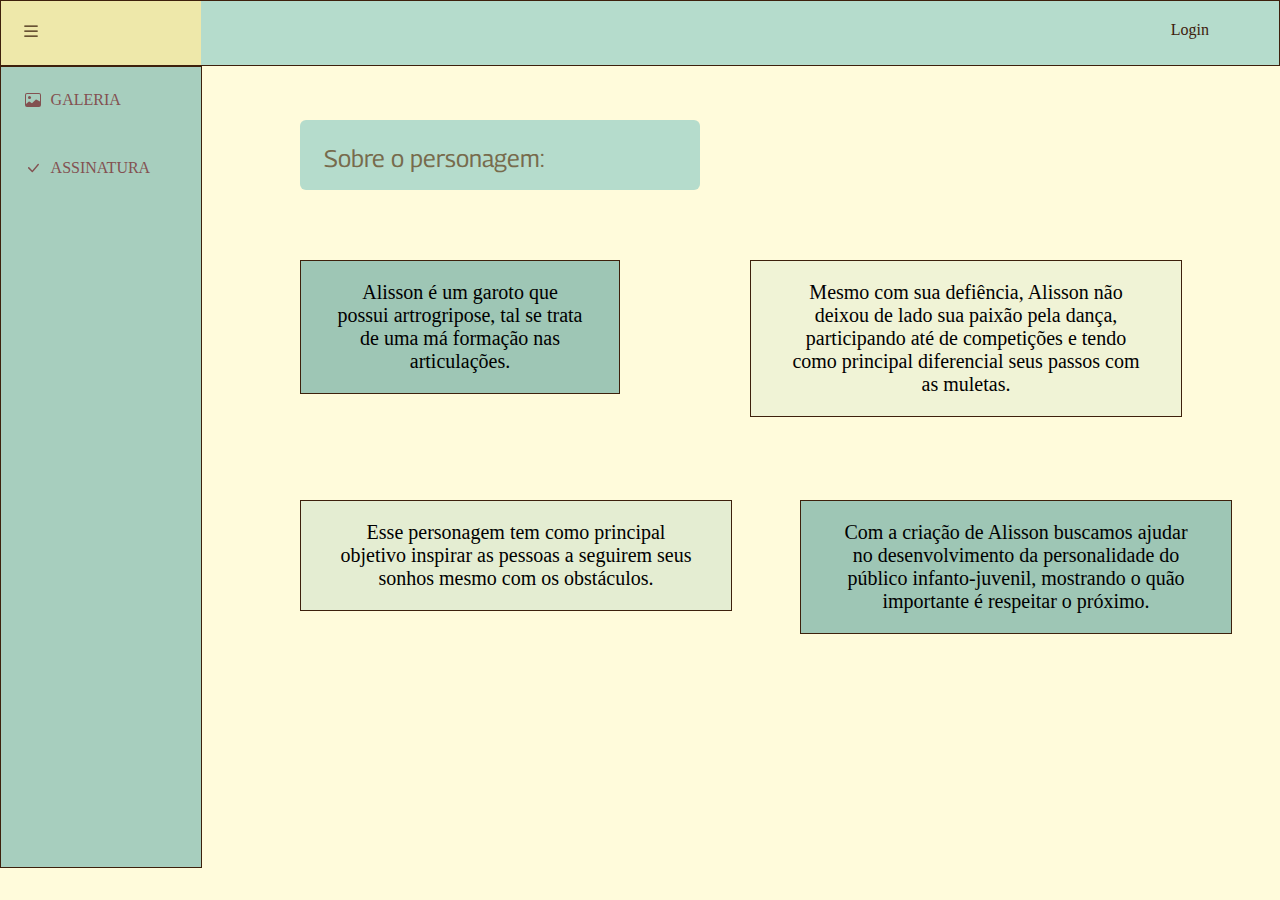
<file: Projeto integrador/index.html>
<!DOCTYPE html>
<html lang="en">

<head>
    <meta charset="UTF-8">
    <meta http-equiv="X-UA-Compatible" content="IE=edge">
    <meta name="viewport" content="width=device-width, initial-scale=1.0, maximum-scale=1.0">
    <title>Home</title>
    <link rel="stylesheet" href="./css/style.css">
    <link rel="preconnect" href="https://fonts.googleapis.com">
    <link rel="preconnect" href="https://fonts.gstatic.com" crossorigin>
    <link href="https://fonts.googleapis.com/css2?family=Actor&family=Georama&family=Inter&display=swap"
        rel="stylesheet">
</head>

<body>
    <header>
        <div class="nav">
            <div class="home"><a href="./index.html"> <svg xmlns="http://www.w3.org/2000/svg" width="20" height="20"
                        fill="currentColor" class="bi bi-list" viewBox="0 0 16 16">
                        <path fill-rule="evenodd"
                            d="M2.5 12a.5.5 0 0 1 .5-.5h10a.5.5 0 0 1 0 1H3a.5.5 0 0 1-.5-.5zm0-4a.5.5 0 0 1 .5-.5h10a.5.5 0 0 1 0 1H3a.5.5 0 0 1-.5-.5zm0-4a.5.5 0 0 1 .5-.5h10a.5.5 0 0 1 0 1H3a.5.5 0 0 1-.5-.5z" />
                    </svg>
                </a>
            </div>

            <div class="login">
                <a href="./pages/login.html">Login</a>
            </div>
        </div>
    </header>

    <div class="vertical-nav">
        <ul>
            <li>
                <a href="./pages/galeria.html">
                    <svg xmlns="http://www.w3.org/2000/svg" width="16" height="16" fill="currentColor"
                        class="bi bi-image" viewBox="0 0 16 16">
                        <path d="M6.002 5.5a1.5 1.5 0 1 1-3 0 1.5 1.5 0 0 1 3 0z" />
                        <path
                            d="M2.002 1a2 2 0 0 0-2 2v10a2 2 0 0 0 2 2h12a2 2 0 0 0 2-2V3a2 2 0 0 0-2-2h-12zm12 1a1 1 0 0 1 1 1v6.5l-3.777-1.947a.5.5 0 0 0-.577.093l-3.71 3.71-2.66-1.772a.5.5 0 0 0-.63.062L1.002 12V3a1 1 0 0 1 1-1h12z" />
                    </svg>
                    <span>GALERIA</span>
                </a>
            </li>

            <li>
                <a href="./pages/assinatura.html">
                    <svg xmlns="http://www.w3.org/2000/svg" width="16" height="16" fill="currentColor"
                        class="bi bi-check-lg" viewBox="0 0 16 16">
                        <path
                            d="M12.736 3.97a.733.733 0 0 1 1.047 0c.286.289.29.756.01 1.05L7.88 12.01a.733.733 0 0 1-1.065.02L3.217 8.384a.757.757 0 0 1 0-1.06.733.733 0 0 1 1.047 0l3.052 3.093 5.4-6.425a.247.247 0 0 1 .02-.022Z" />
                    </svg>
                    <span>ASSINATURA</span>
                </a>
            </li>
        </ul>
    </div>



    <div class="container">
        <h2 class="title">Sobre o personagem:</h2>
    </div>


    <div class="box">
        <div class="card">
            <p>Alisson é um garoto que possui artrogripose, tal se trata de uma má formação nas articulações.</p>
        </div>
    </div>

    <div class="box-a">
        <div class="card-a">
            <p>Mesmo com sua defiência, Alisson não deixou
                de lado sua paixão pela dança, participando até de competições e tendo como principal diferencial seus
                passos com as muletas.</p>
        </div>
    </div>

    <div class="box-b">
        <div class="card-b">
            <p>Esse personagem tem como principal objetivo inspirar as pessoas a seguirem seus sonhos mesmo com os
                obstáculos.</p>
        </div>
    </div>

    <div class="box-c">
        <div class="card-c">
            <p>Com a criação de Alisson buscamos ajudar no desenvolvimento da personalidade do público infanto-juvenil,
                mostrando o quão importante é respeitar o próximo.</p>
        </div>
    </div>
</body>

</html>
</file>
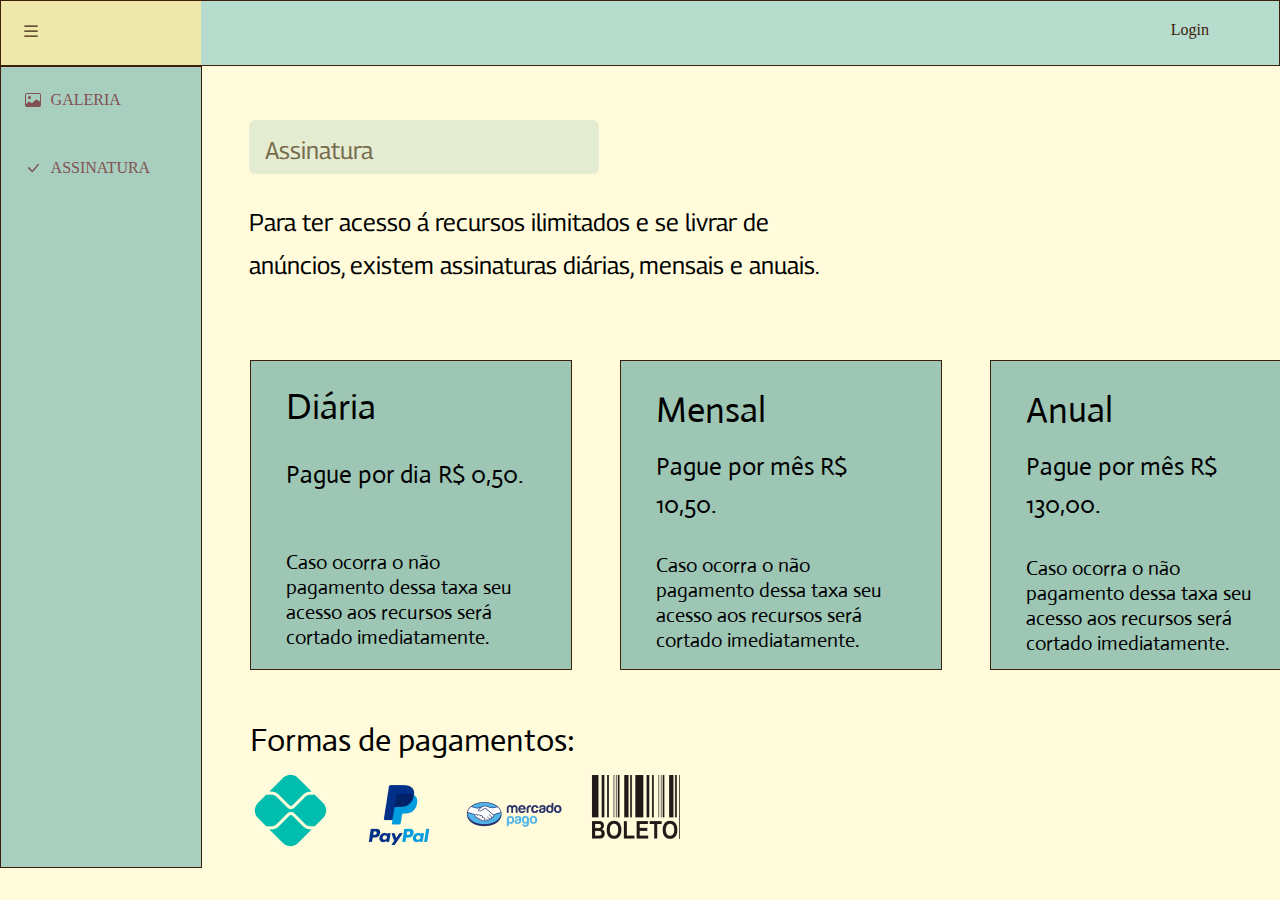
<file: Projeto integrador/pages/assinatura.html>
<!DOCTYPE html>
<html lang="en">
<head>
    <meta charset="UTF-8">
    <meta http-equiv="X-UA-Compatible" content="IE=edge">
    <meta name="viewport" content="width=device-width, initial-scale=1.0">
    <title>Assinatura</title>
    <link rel="stylesheet" href="../css/style.css">
    <link rel="preconnect" href="https://fonts.googleapis.com">
    <link rel="preconnect" href="https://fonts.gstatic.com" crossorigin>
    <link href="https://fonts.googleapis.com/css2?family=Actor&family=Georama&family=Inter&display=swap"
        rel="stylesheet">
</head>
<body>
    <header>
        <div class="nav">
            <div class="home"><a href="../index.html"> <svg xmlns="http://www.w3.org/2000/svg" width="20" height="20" fill="currentColor" class="bi bi-list" viewBox="0 0 16 16">
                <path fill-rule="evenodd" d="M2.5 12a.5.5 0 0 1 .5-.5h10a.5.5 0 0 1 0 1H3a.5.5 0 0 1-.5-.5zm0-4a.5.5 0 0 1 .5-.5h10a.5.5 0 0 1 0 1H3a.5.5 0 0 1-.5-.5zm0-4a.5.5 0 0 1 .5-.5h10a.5.5 0 0 1 0 1H3a.5.5 0 0 1-.5-.5z"/>
              </svg>
            </a>
        </div>

            <div class="login">
                <a href="./login.html">Login</a>
            </div>
        </div>
    </header>

    <div class="vertical-nav">
        <ul>
            <li>
                <a href="./galeria.html">
                    <svg xmlns="http://www.w3.org/2000/svg" width="16" height="16" fill="currentColor" class="bi bi-image" viewBox="0 0 16 16">
                        <path d="M6.002 5.5a1.5 1.5 0 1 1-3 0 1.5 1.5 0 0 1 3 0z"/>
                        <path d="M2.002 1a2 2 0 0 0-2 2v10a2 2 0 0 0 2 2h12a2 2 0 0 0 2-2V3a2 2 0 0 0-2-2h-12zm12 1a1 1 0 0 1 1 1v6.5l-3.777-1.947a.5.5 0 0 0-.577.093l-3.71 3.71-2.66-1.772a.5.5 0 0 0-.63.062L1.002 12V3a1 1 0 0 1 1-1h12z"/>
                      </svg>
                    <span>GALERIA</span>
                </a>
            </li>
 
            <li>
                <a href="./assinatura.html">
                    <svg xmlns="http://www.w3.org/2000/svg" width="16" height="16" fill="currentColor" class="bi bi-check-lg" viewBox="0 0 16 16">
                        <path d="M12.736 3.97a.733.733 0 0 1 1.047 0c.286.289.29.756.01 1.05L7.88 12.01a.733.733 0 0 1-1.065.02L3.217 8.384a.757.757 0 0 1 0-1.06.733.733 0 0 1 1.047 0l3.052 3.093 5.4-6.425a.247.247 0 0 1 .02-.022Z"/>
                      </svg>
                    <span>ASSINATURA</span>
                </a>
            </li>
        </ul>
    </div>
    <div class="signature">
        <h2 class="title-signature">Assinatura</h2>
        <h2 id="text-signature" >Para ter acesso á recursos ilimitados e se livrar de anúncios, existem assinaturas diárias, mensais e anuais.</h2>
    </div>
    
    <div class="box-diary">
        <div class="card-diary">
         <h1 class="title-diary">Diária</h1>
         <p class="payment">Pague por dia R$ 0,50. </p>
         <h5 id="no-payment">Caso ocorra o não pagamento dessa taxa seu acesso aos recursos será cortado imediatamente.</h5>
        </div>
     </div>

     <div class="box-mensal">
        <div class="card-mensal">
            <h1 class="title-mensal">Mensal</h1>
            <p class="payment-mensal">Pague por mês R$ 10,50.</p>
            <h5 id="no-payment-mensal">Caso ocorra o não pagamento dessa taxa seu acesso aos recursos será cortado imediatamente.</h5>
        </div>
     </div>
     
     <div class="box-anual">
        <div class="card-anual">
            <h1 class="title-anual">Anual</h1>
            <p class="payment-anual">Pague por mês R$ 130,00.</p>
            <h5 id="no-payment-anual">Caso ocorra o não pagamento dessa taxa seu acesso aos recursos será cortado imediatamente.</h5>
        </div>
     </div> 

    <div class="payment-types">
      <h1 class="title-types">Formas de pagamentos:</h1>
    </div>
      <main class="payment">
        <section class="icons-payment">
      <img id="pix" src="../img/logo-pix-png-icone-520x520 1.png" alt="">
      <img id="paypal" src="../img/paypal-logo-0-1536x1536 1.png" alt="">
      <img id="mercado-pago" src="../img/mercado-pago-logo-0 1.png" alt="">
      <img id="boleto" src="../img/Imagem-Boleto-Bancário-PNG 1.png" alt="">
    </section>
    </main>
    
</body>
</html>
</file>
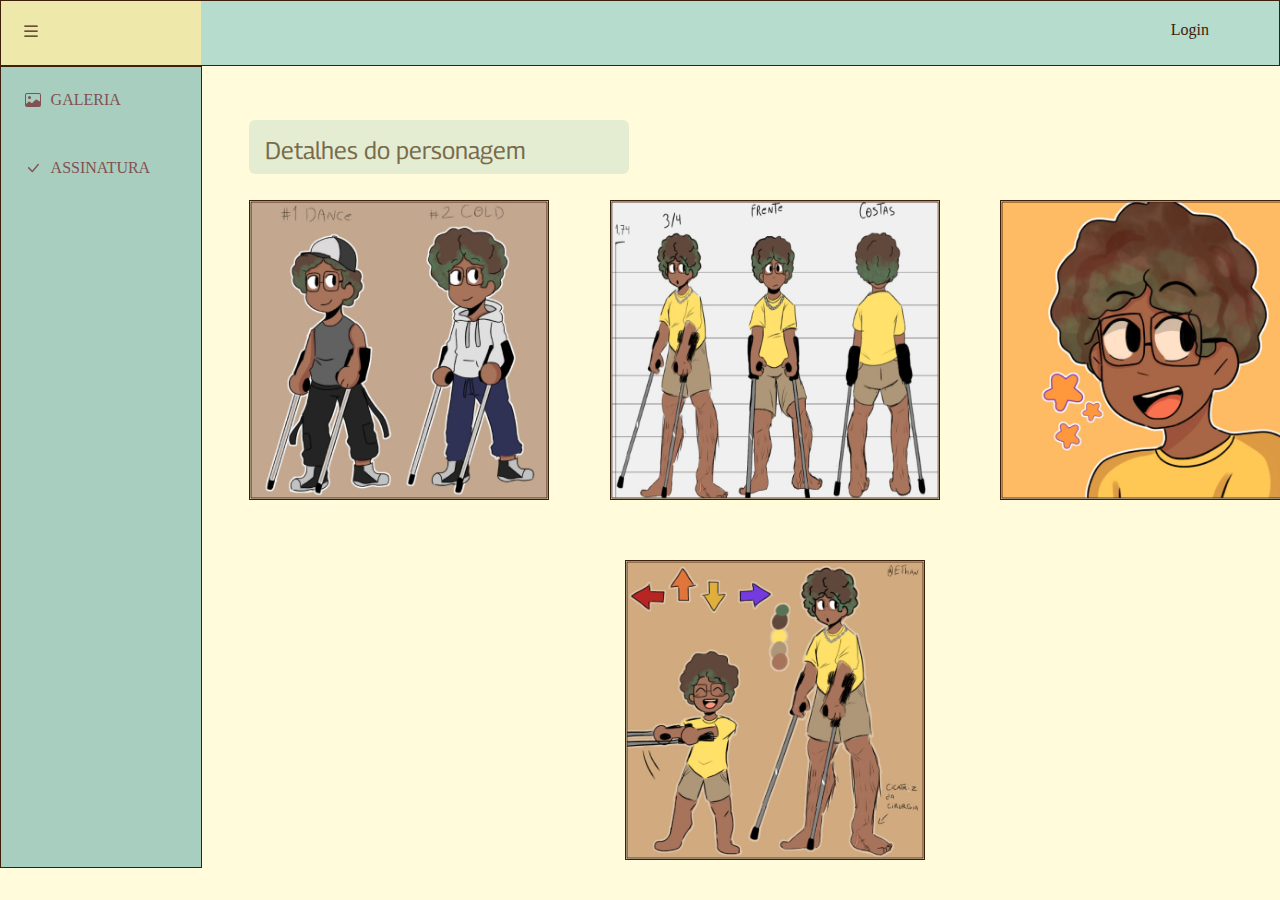
<file: Projeto integrador/pages/galeria.html>
<!DOCTYPE html>
<html lang="en">
<head>
    <meta charset="UTF-8">
    <meta http-equiv="X-UA-Compatible" content="IE=edge">
    <meta name="viewport" content="width=device-width, initial-scale=1.0">
    <title>Galeria</title>
    <link rel="stylesheet" href="../css/style.css">
    <link rel="preconnect" href="https://fonts.googleapis.com">
    <link rel="preconnect" href="https://fonts.gstatic.com" crossorigin>
    <link href="https://fonts.googleapis.com/css2?family=Actor&family=Georama&family=Inter&display=swap"
        rel="stylesheet">
</head>
<body>
    <header>
        <div class="nav">
            <div class="home"><a href="../index.html"> <svg xmlns="http://www.w3.org/2000/svg" width="20" height="20" fill="currentColor" class="bi bi-list" viewBox="0 0 16 16">
                <path fill-rule="evenodd" d="M2.5 12a.5.5 0 0 1 .5-.5h10a.5.5 0 0 1 0 1H3a.5.5 0 0 1-.5-.5zm0-4a.5.5 0 0 1 .5-.5h10a.5.5 0 0 1 0 1H3a.5.5 0 0 1-.5-.5zm0-4a.5.5 0 0 1 .5-.5h10a.5.5 0 0 1 0 1H3a.5.5 0 0 1-.5-.5z"/>
              </svg>
            </a>
        </div>

            <div class="login">
                <a href="./login.html">Login</a>
            </div>
        </div>
    </header>

    <div class="vertical-nav">
        <ul>
            <li>
                <a href="./galeria.html">
                    <svg xmlns="http://www.w3.org/2000/svg" width="16" height="16" fill="currentColor" class="bi bi-image" viewBox="0 0 16 16">
                        <path d="M6.002 5.5a1.5 1.5 0 1 1-3 0 1.5 1.5 0 0 1 3 0z"/>
                        <path d="M2.002 1a2 2 0 0 0-2 2v10a2 2 0 0 0 2 2h12a2 2 0 0 0 2-2V3a2 2 0 0 0-2-2h-12zm12 1a1 1 0 0 1 1 1v6.5l-3.777-1.947a.5.5 0 0 0-.577.093l-3.71 3.71-2.66-1.772a.5.5 0 0 0-.63.062L1.002 12V3a1 1 0 0 1 1-1h12z"/>
                      </svg>
                    <span>GALERIA</span>
                </a>
            </li>
 
            <li>
                <a href="./assinatura.html">
                    <svg xmlns="http://www.w3.org/2000/svg" width="16" height="16" fill="currentColor" class="bi bi-check-lg" viewBox="0 0 16 16">
                        <path d="M12.736 3.97a.733.733 0 0 1 1.047 0c.286.289.29.756.01 1.05L7.88 12.01a.733.733 0 0 1-1.065.02L3.217 8.384a.757.757 0 0 1 0-1.06.733.733 0 0 1 1.047 0l3.052 3.093 5.4-6.425a.247.247 0 0 1 .02-.022Z"/>
                      </svg>
                    <span>ASSINATURA</span>
                </a>
            </li>
        </ul>
    </div>
    <div class="galery">
            <h2 class="title-galery">Detalhes do personagem</h2>
        </div>
    </div>
        <main class="area-foto">
            <section class="foto">
            <img class="foto1" src="../img/Rectangle 6.png" alt="">
            <img class="foto2" src="../img/Rectangle 13.png" alt="">
            <img class="foto3" src="../img/Rectangle 14.png" alt="">
            <img class="foto4" src="../img/Rectangle 15.png" alt="">
        </section>
        </main>

        
</body>
</html>
</file>
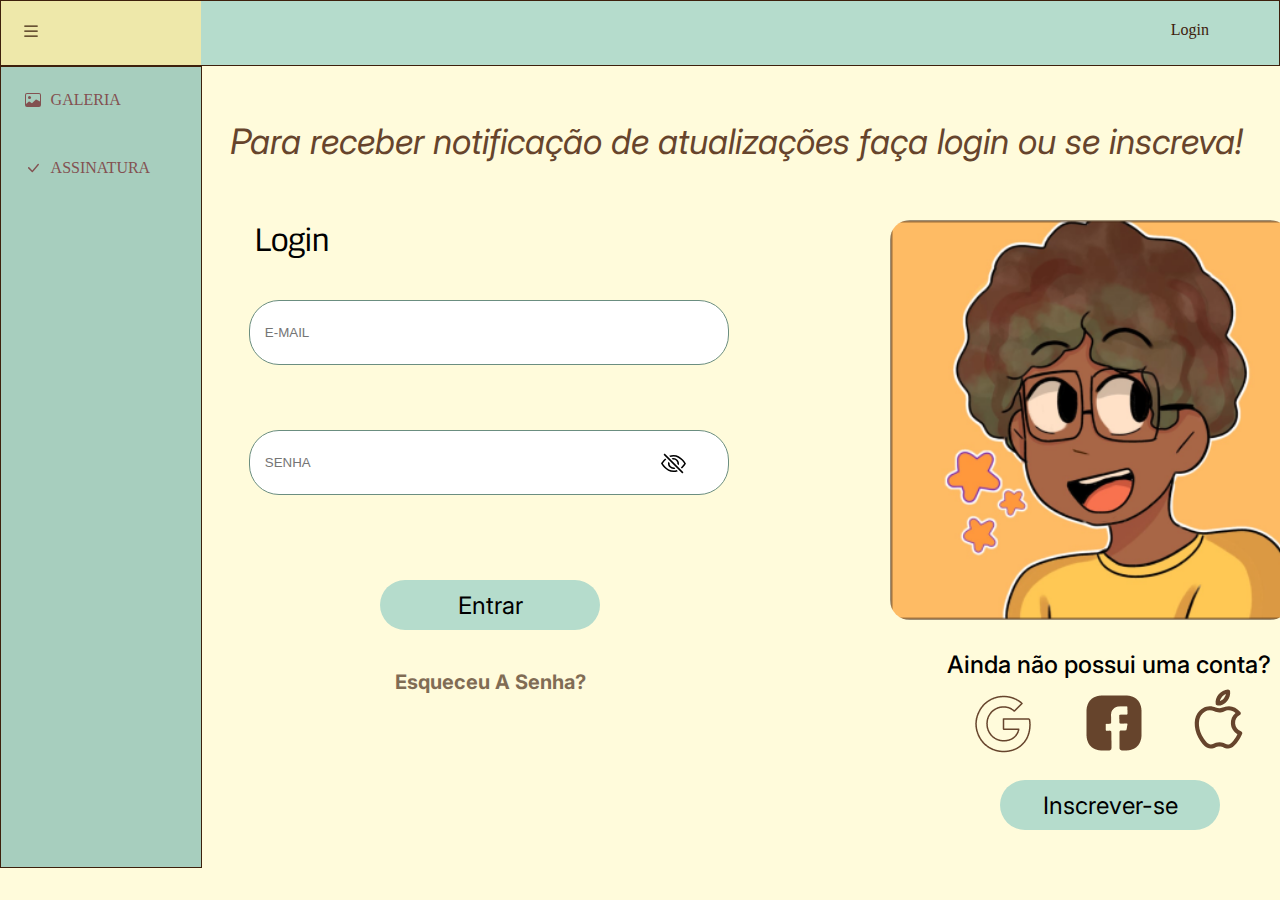
<file: Projeto integrador/pages/login.html>
<!DOCTYPE html>
<html lang="en">

<head>
    <meta charset="UTF-8">
    <meta http-equiv="X-UA-Compatible" content="IE=edge">
    <meta name="viewport" content="width=device-width, initial-scale=1.0">
    <title>Login</title>
    <link rel="preconnect" href="https://fonts.googleapis.com">
    <link rel="preconnect" href="https://fonts.gstatic.com" crossorigin>
    <link href="https://fonts.googleapis.com/css2?family=Actor&family=Georama&family=Inter&display=swap"
        rel="stylesheet">

    <link rel="stylesheet" href="../css/style.css">
</head>

<body>
    <header>
        <div class="nav">
            <div class="home"><a href="../index.html"> <svg xmlns="http://www.w3.org/2000/svg" width="20" height="20"
                        fill="currentColor" class="bi bi-list" viewBox="0 0 16 16">
                        <path fill-rule="evenodd"
                            d="M2.5 12a.5.5 0 0 1 .5-.5h10a.5.5 0 0 1 0 1H3a.5.5 0 0 1-.5-.5zm0-4a.5.5 0 0 1 .5-.5h10a.5.5 0 0 1 0 1H3a.5.5 0 0 1-.5-.5zm0-4a.5.5 0 0 1 .5-.5h10a.5.5 0 0 1 0 1H3a.5.5 0 0 1-.5-.5z" />
                    </svg>
                </a>
            </div>

            <div class="login">
                <a href="./login.html">Login</a>
            </div>
        </div>
    </header>

    <div class="vertical-nav">
        <ul>
            <li>
                <a href="./galeria.html">
                    <svg xmlns="http://www.w3.org/2000/svg" width="16" height="16" fill="currentColor"
                        class="bi bi-image" viewBox="0 0 16 16">
                        <path d="M6.002 5.5a1.5 1.5 0 1 1-3 0 1.5 1.5 0 0 1 3 0z" />
                        <path
                            d="M2.002 1a2 2 0 0 0-2 2v10a2 2 0 0 0 2 2h12a2 2 0 0 0 2-2V3a2 2 0 0 0-2-2h-12zm12 1a1 1 0 0 1 1 1v6.5l-3.777-1.947a.5.5 0 0 0-.577.093l-3.71 3.71-2.66-1.772a.5.5 0 0 0-.63.062L1.002 12V3a1 1 0 0 1 1-1h12z" />
                    </svg>
                    <span>GALERIA</span>
                </a>
            </li>

            <li>
                <a href="./assinatura.html">
                    <svg xmlns="http://www.w3.org/2000/svg" width="16" height="16" fill="currentColor"
                        class="bi bi-check-lg" viewBox="0 0 16 16">
                        <path
                            d="M12.736 3.97a.733.733 0 0 1 1.047 0c.286.289.29.756.01 1.05L7.88 12.01a.733.733 0 0 1-1.065.02L3.217 8.384a.757.757 0 0 1 0-1.06.733.733 0 0 1 1.047 0l3.052 3.093 5.4-6.425a.247.247 0 0 1 .02-.022Z" />
                    </svg>
                    <span>ASSINATURA</span>
                </a>
            </li>
        </ul>
    </div>
    <main class="login">
        <div class="login__container">

            <h1 class="login-title">Para receber notificação de atualizações faça login ou se inscreva!</h1>
            <form class="login-form">
                <h1 id="form-title">Login</h1>
                <input class="email-input" type="email" placeholder="    E-MAIL" />
                <input class="senha-input" type="password" placeholder="    SENHA" /><svg id="eye"
                    xmlns="http://www.w3.org/2000/svg" width="16" height="16" fill="currentColor"
                    class="bi bi-eye-slash" viewBox="0 0 16 16">
                    <path
                        d="M13.359 11.238C15.06 9.72 16 8 16 8s-3-5.5-8-5.5a7.028 7.028 0 0 0-2.79.588l.77.771A5.944 5.944 0 0 1 8 3.5c2.12 0 3.879 1.168 5.168 2.457A13.134 13.134 0 0 1 14.828 8c-.058.087-.122.183-.195.288-.335.48-.83 1.12-1.465 1.755-.165.165-.337.328-.517.486l.708.709z" />
                    <path
                        d="M11.297 9.176a3.5 3.5 0 0 0-4.474-4.474l.823.823a2.5 2.5 0 0 1 2.829 2.829l.822.822zm-2.943 1.299.822.822a3.5 3.5 0 0 1-4.474-4.474l.823.823a2.5 2.5 0 0 0 2.829 2.829z" />
                    <path
                        d="M3.35 5.47c-.18.16-.353.322-.518.487A13.134 13.134 0 0 0 1.172 8l.195.288c.335.48.83 1.12 1.465 1.755C4.121 11.332 5.881 12.5 8 12.5c.716 0 1.39-.133 2.02-.36l.77.772A7.029 7.029 0 0 1 8 13.5C3 13.5 0 8 0 8s.939-1.721 2.641-3.238l.708.709zm10.296 8.884-12-12 .708-.708 12 12-.708.708z" />
                </svg>
                <button class="login-submit">Entrar</button>
                <a class="login-reset" href="#">Esqueceu a senha?</a>
            </form>
        </div>
    </main>



    <div class="logo">
        <img id="logo-img" src="../img/Rectangle 14.png" alt="">
    </div>


    <div class="acount">
        <a id="no-acount" href="#">Ainda não possui uma conta?</a>
    </div>

    <div class="icons-redes">
        <img id="google" src="../img/google.png" alt="">
        <img id="face" src="../img/facebook.png" alt="">
        <img id="apple" src="../img/apple.svg" alt="">
    </div>

    <div class="acount-button">
        <button class="sing-in">Inscrever-se</button>
    </div>

    </form>
</body>

</html>
</file>
<file: Projeto integrador/css/style.css>
* {
    margin: 0;
    box-sizing: border-box;
    padding: 0;
}

body {
    background-color: #FFFBDB;
    width: 100%;
}


.nav {
    display: flex;
    flex-wrap: wrap;
    margin: 0 auto;
    background-color: #B5DCCC;
    justify-content: space-between;
    gap: .6rem;
    border: 1px solid #3D200C;
}

.home a {
    text-decoration: none;
    color: #3D200C;
    padding: 20px;
    background-color: rgb(238, 232, 170);
    width: 200px;
}


.home {
    display: flex;
}

.login {
    display: flex;

}

.login a {
    padding: 20px 70px;
    text-decoration: none;
    color: #3D200C;
}


.login a:hover {
    background-color: palegoldenrod;
}

.vertical-nav {
    margin: 0 auto;
    display: flex;
    flex-wrap: wrap;
    position: absolute;
    border: 1px solid #3D200C;

}

.vertical-nav ul {
    list-style: none;
    display: flex;
    color: #3D200C;
    flex-direction: column;
    gap: .1rem;
    width: 200px;
    height: 800px;
    background-color: #A7CEBE;
}

.vertical-nav li a {
    color: #835151;
    text-decoration: none;
    padding: 1.5rem;
    display: flex;
    align-items: center;
    gap: .6rem;
}


.vertical-nav li a:hover {
    background-color: palegoldenrod;
}

.container {
    flex-wrap: wrap;
    display: flex;
    padding: 40px;
    width: 100%;

}



.title {
    position: absolute;
    width: 400px;
    height: 70px;
    left: 300px;
    top: 120px;
    padding: 1.5rem;
    background: #B5DCCC;
    border-radius: 6px;
    font-family: 'Georama', sans-serif;
    color: #776B4C;
    font-style: normal;
    font-weight: 400;
}

.box {
    position: absolute;
    width: 20rem;
    left: 300px;
    top: 260px;
    background: #9EC6B5;
    border: 1px solid #3D200C;
    text-align: center;
}

.box-a {
    position: absolute;
    width: 27rem;
    left: 750px;
    top: 260px;
    text-align: center;
    border: 1px solid #3D200C;
    background: rgba(167, 206, 190, 0.17);
}

p {
    color: #000;
    font-size: 20px;

}

.card {
    gap: .6rem;
    padding: 20px 35px;
}

.card-a {
    gap: .6rem;
    padding: 20px 35px;
}

.box-b {
    position: absolute;
    width: 27rem;
    left: 300px;
    top: 500px;
    text-align: center;
    background: rgba(167, 206, 190, 0.31);
    border: 1px solid #3D200C;
}

.card-b {
    gap: .6rem;
    padding: 20px 35px;
}

.box-c {
    position: absolute;
    width: 27rem;
    left: 800px;
    top: 500px;
    text-align: center;
    background: #9EC6B5;
    border: 1px solid #3D200C;
}

.card-c {
    gap: .6rem;
    padding: 20px 35px;
}

.galery {
    flex-wrap: wrap;
    display: flex;
    padding: 40px;
    width: 100%;

}

.title-galery {
    position: absolute;
    width: 380px;
    padding: 1rem;
    background: rgba(167, 206, 190, 0.31);
    border-radius: 6px;
    height: 54px;
    left: 249px;
    top: 120px;
    font-family: 'Georama', sans-serif;
    color: #776B4C;
    font-style: normal;
    font-weight: 400;
}



.foto1 {
    position: absolute;
    width: 300px;
    height: 300px;
    left: 249px;
    top: 200px;
    border: 1px solid #3D200C;
}

.foto2 {
    position: absolute;
    width: 330px;
    height: 300px;
    left: 610px;
    top: 200px;
    border: 1px solid #3D200C;
}

.foto3 {
    position: absolute;
    width: 300px;
    height: 300px;
    left: 1000px;
    top: 200px;
    border: 1px solid #3D200C;
}

.foto4 {
    position: absolute;
    width: 300px;
    height: 300px;
    left: 625px;
    top: 560px;
    border: 1px solid #3D200C;
}

.signature {
    flex-wrap: wrap;
    display: flex;
    padding: 40px;
    width: 100%;
}

.title-signature {
    position: absolute;
    width: 350px;
    padding: 1rem;
    background: rgba(167, 206, 190, 0.31);
    border-radius: 6px;
    height: 54px;
    left: 249px;
    top: 120px;
    font-family: 'Georama', sans-serif;
    color: #776B4C;
    font-style: normal;
    font-weight: 400;
}

#text-signature {
    position: absolute;
    width: 586px;
    height: 48px;
    left: 249px;
    top: 201px;
    font-family: 'Georama', sans-serif;

    font-style: normal;
    font-weight: 400;
    font-size: 24px;
    line-height: 43px;

    color: #000000;
}

.box-diary {
    position: absolute;
    width: 322px;
    height: 310px;
    left: 250px;
    top: 360px;

    background: #9EC6B5;
    border: 1px solid #3D200C;
}

.card-diary {
    gap: .6rem;
    padding: 20px 35px;
}

.title-diary {
    width: 91px;
    height: 43px;
    font-family: 'Actor', sans-serif;
    font-style: normal;
    font-weight: 400;
    font-size: 36px;
    line-height: 43px;
    color: #000000;
    padding: .3rem 0rem;
}

.payment {
    padding: 2rem 0rem;
    font-family: 'Actor', sans-serif;
    font-style: normal;
    font-weight: 400;
    font-size: 25px;
    line-height: 38px;
    color: #000000;

}

#no-payment {
    font-family: 'Actor', sans-serif;
    font-style: normal;
    font-weight: 400;
    font-size: 20px;
    color: #000000;
    padding: 1.5rem 0rem;
}

.box-mensal {
    position: absolute;
    width: 322px;
    height: 310px;
    left: 620px;
    top: 360px;

    background: #9EC6B5;
    border: 1px solid #3D200C;
}

.card-mensal {
    gap: .6rem;
    padding: 20px 35px;
}

.title-mensal {
    width: 110px;
    height: 43px;
    left: 726px;
    padding: .5rem 0rem;
    font-family: 'Actor', sans-serif;
    font-style: normal;
    font-weight: 400;
    font-size: 36px;
    line-height: 43px;

    color: #000000;
}

.payment-mensal {
    padding: 1.5rem 0rem;
    font-family: 'Actor', sans-serif;
    font-style: normal;
    font-weight: 400;
    font-size: 25px;
    line-height: 38px;
    color: #000000;

}

#no-payment-mensal {
    font-family: 'Actor', sans-serif;
    font-style: normal;
    font-weight: 400;
    font-size: 20px;
    color: #000000;
    padding: .3rem 0rem;
}

.card-anual {
    gap: .6rem;
    padding: 20px 35px;
}

.title-anual {
    width: 91px;
    height: 43px;
    font-family: 'Actor', sans-serif;
    font-style: normal;
    font-weight: 400;
    font-size: 36px;
    line-height: 43px;
    color: #000000;
    padding: .5rem 0rem;
}

.box-anual {
    position: absolute;
    width: 322px;
    height: 310px;
    left: 990px;
    top: 360px;

    background: #9EC6B5;
    border: 1px solid #3D200C;

}

.payment-anual {
    padding: 1.5rem 0rem;
    font-family: 'Actor', sans-serif;
    font-style: normal;
    font-weight: 400;
    font-size: 25px;
    line-height: 38px;
    color: #000000;

}

#no-payment-anual {
    font-family: 'Actor', sans-serif;
    font-style: normal;
    font-weight: 400;
    font-size: 20px;
    color: #000000;
    padding: .5rem 0rem;
}

.payment-types {
    flex-wrap: wrap;
    display: flex;
    padding: 40px;
    width: 100%;

}

.title-types {
    position: absolute;

    left: 250px;
    top: 720px;

    font-family: 'Actor', sans-serif;
    font-style: normal;
    font-weight: 400;
    font-size: 32px;
    text-align: center;

    color: #000000;

}

#pix {
    position: absolute;
    width: 81px;
    height: 81px;
    left: 250px;
    top: 770px;
}

#paypal {

    position: absolute;
    width: 90px;
    height: 90px;
    left: 354px;
    top: 770px;

}

#mercado-pago {
    position: absolute;
    width: 110px;
    height: 110px;
    left: 460px;
    top: 760px;

}

#boleto {
    position: absolute;
    width: 90px;
    height: 64px;
    left: 590px;
    top: 775px;

}

.login-title {
    position: absolute;
    left: 230px;
    top: 120px;
    color: #66442C;
    font-family: 'Inter', sans-serif;
    font-style: italic;
    font-weight: 400;
    font-size: 35px;
    text-align: center;

}

#form-title {
    position: absolute;
    left: 255px;
    top: 220px;
    font-family: 'Georama';
    font-style: normal;
    font-weight: 400;
    font-size: 32px;
}

.email-input {
    box-sizing: border-box;

    position: absolute;
    width: 480px;
    height: 65px;
    left: 249px;
    top: 300px;

    background: #FFFFFF;
    border: 1px solid #6B8E80;
    border-radius: 30px;
}

.senha-input {
    box-sizing: border-box;

    position: absolute;
    width: 480px;
    height: 65px;
    left: 249px;
    top: 430px;

    background: #FFFFFF;
    border: 1px solid #6B8E80;
    border-radius: 30px;
}

#eye {
    position: absolute;
    width: 27px;
    height: 25px;
    left: 660px;
    top: 430px;
    margin-top: 1.3rem;
}

.login-submit {
    font-family: 'Inter', sans-serif;
    font-size: 24px;
    position: absolute;
    left: 380px;
    top: 580px;
    width: 220px;
    height: 50px;
    background: #B5DCCC;
    border-radius: 30px;
    border: 0px;
    cursor: pointer;
}

.login-reset {
    position: absolute;
    left: 325px;
    top: 650px;

    font-family: 'Inter', sans-serif;
    font-weight: 700;
    font-size: 20px;
    line-height: 24px;
    text-align: center;
    text-transform: capitalize;

    color: #000000;

    opacity: 0.65;
}

#logo-img {
    position: absolute;
    width: 400px;
    height: 400px;
    left: 890px;
    top: 220px;
    border-radius: 20px;
}



#no-acount {
    position: absolute;
    left: 947px;
    top: 650px;
    text-decoration: none;
    font-family: 'Inter', sans-serif;
    font-weight: 500;
    font-size: 24px;
    color: #000;
}

#google {
    position: absolute;
    left: 970px;
    top: 690.5px;
}

#face {
    position: absolute;
    left: 1080.5px;
    top: 690px;
}

#apple {
    position: absolute;
    left: 1185px;
    top: 685.5px;
}

.sing-in {
    font-family: 'Inter', sans-serif;
    font-size: 24px;
    position: absolute;
    left: 1000px;
    top: 780px;
    width: 220px;
    height: 50px;
    background: #B5DCCC;
    border-radius: 30px;
    border: 0px;
    cursor: pointer;
}
</file>
